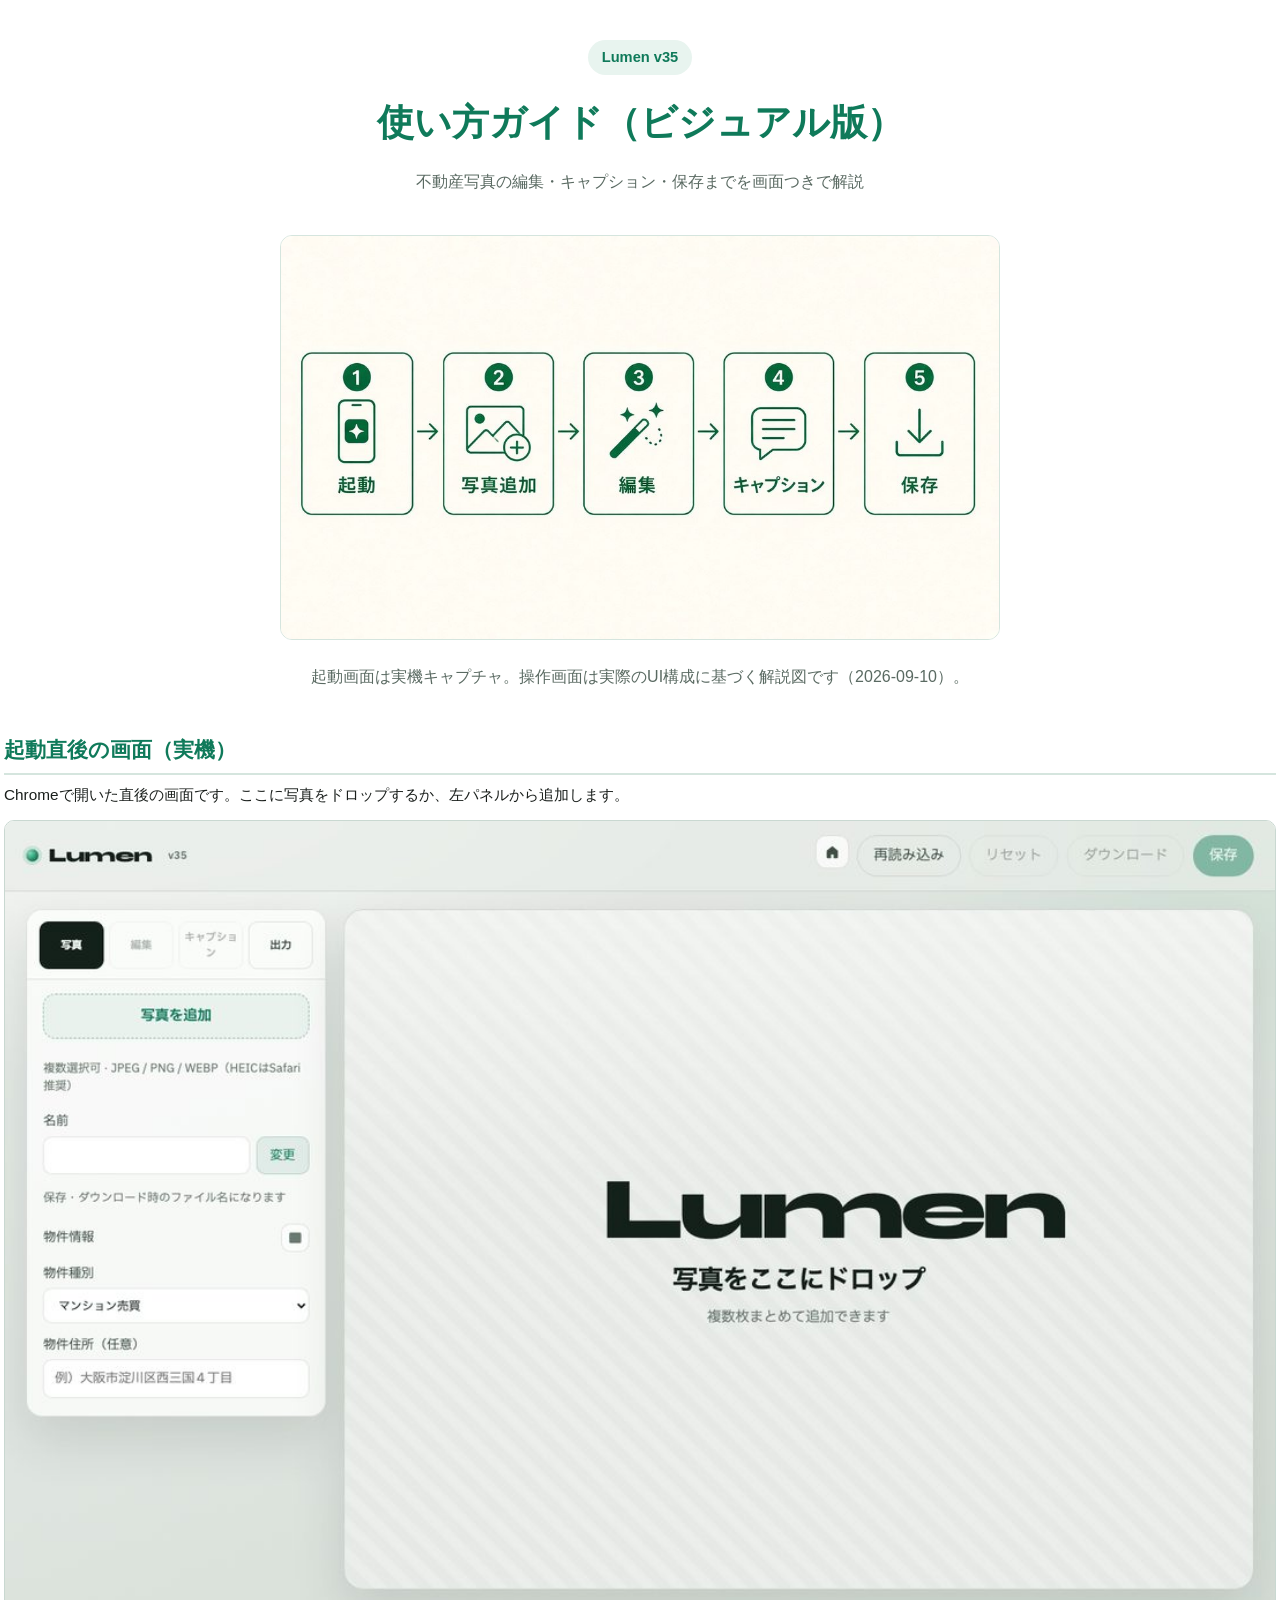
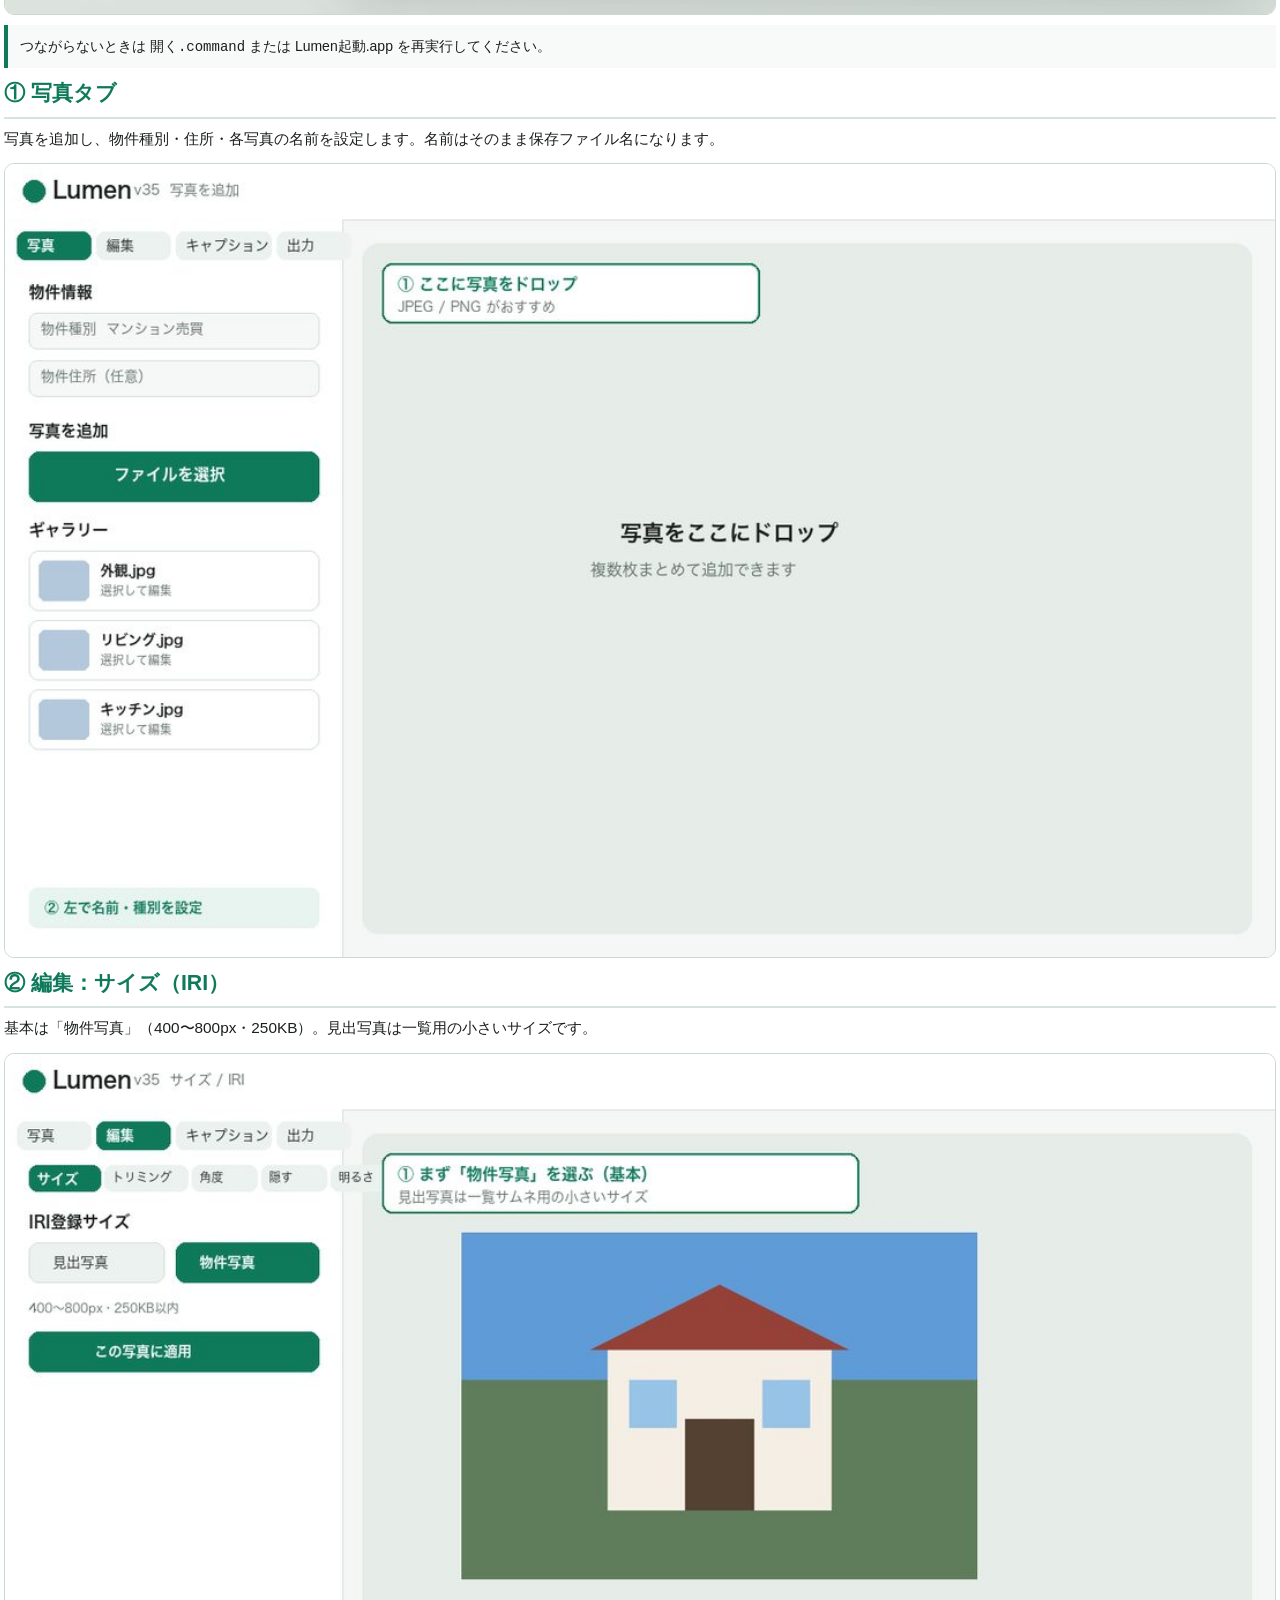
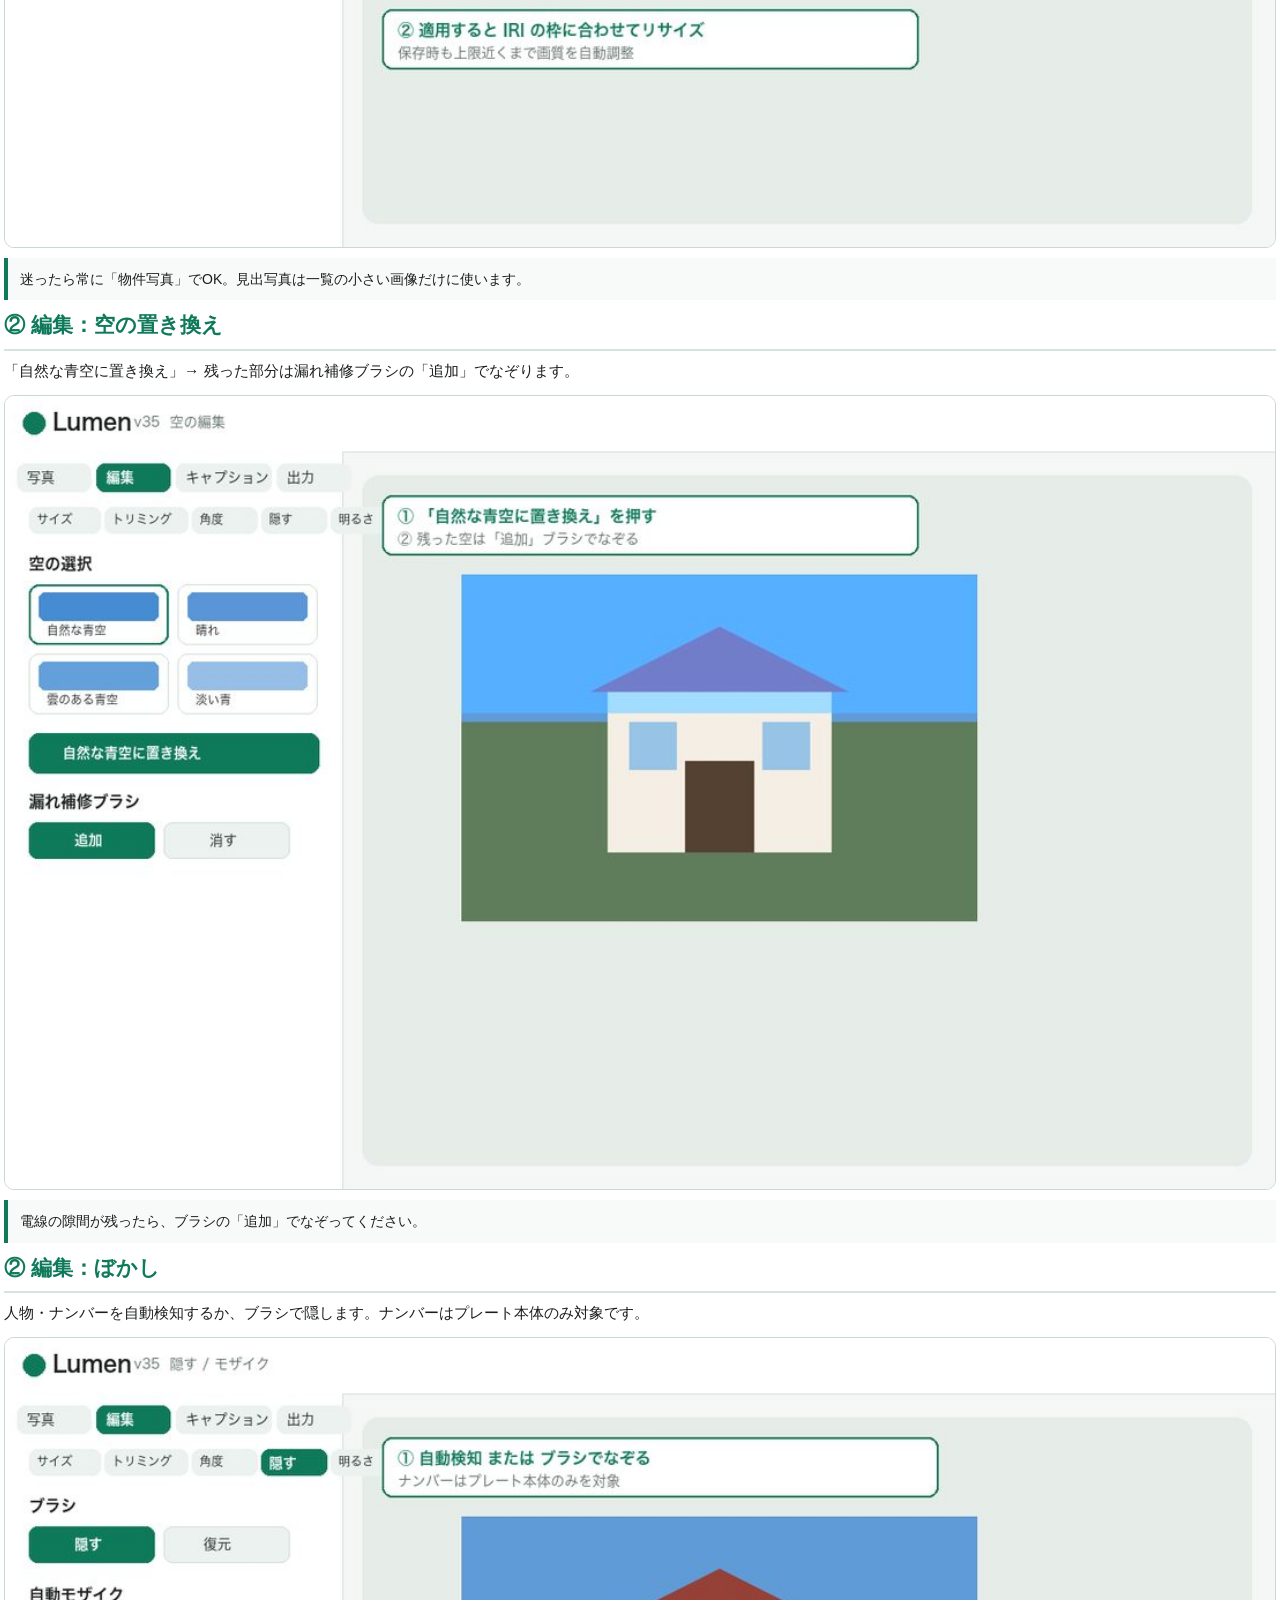
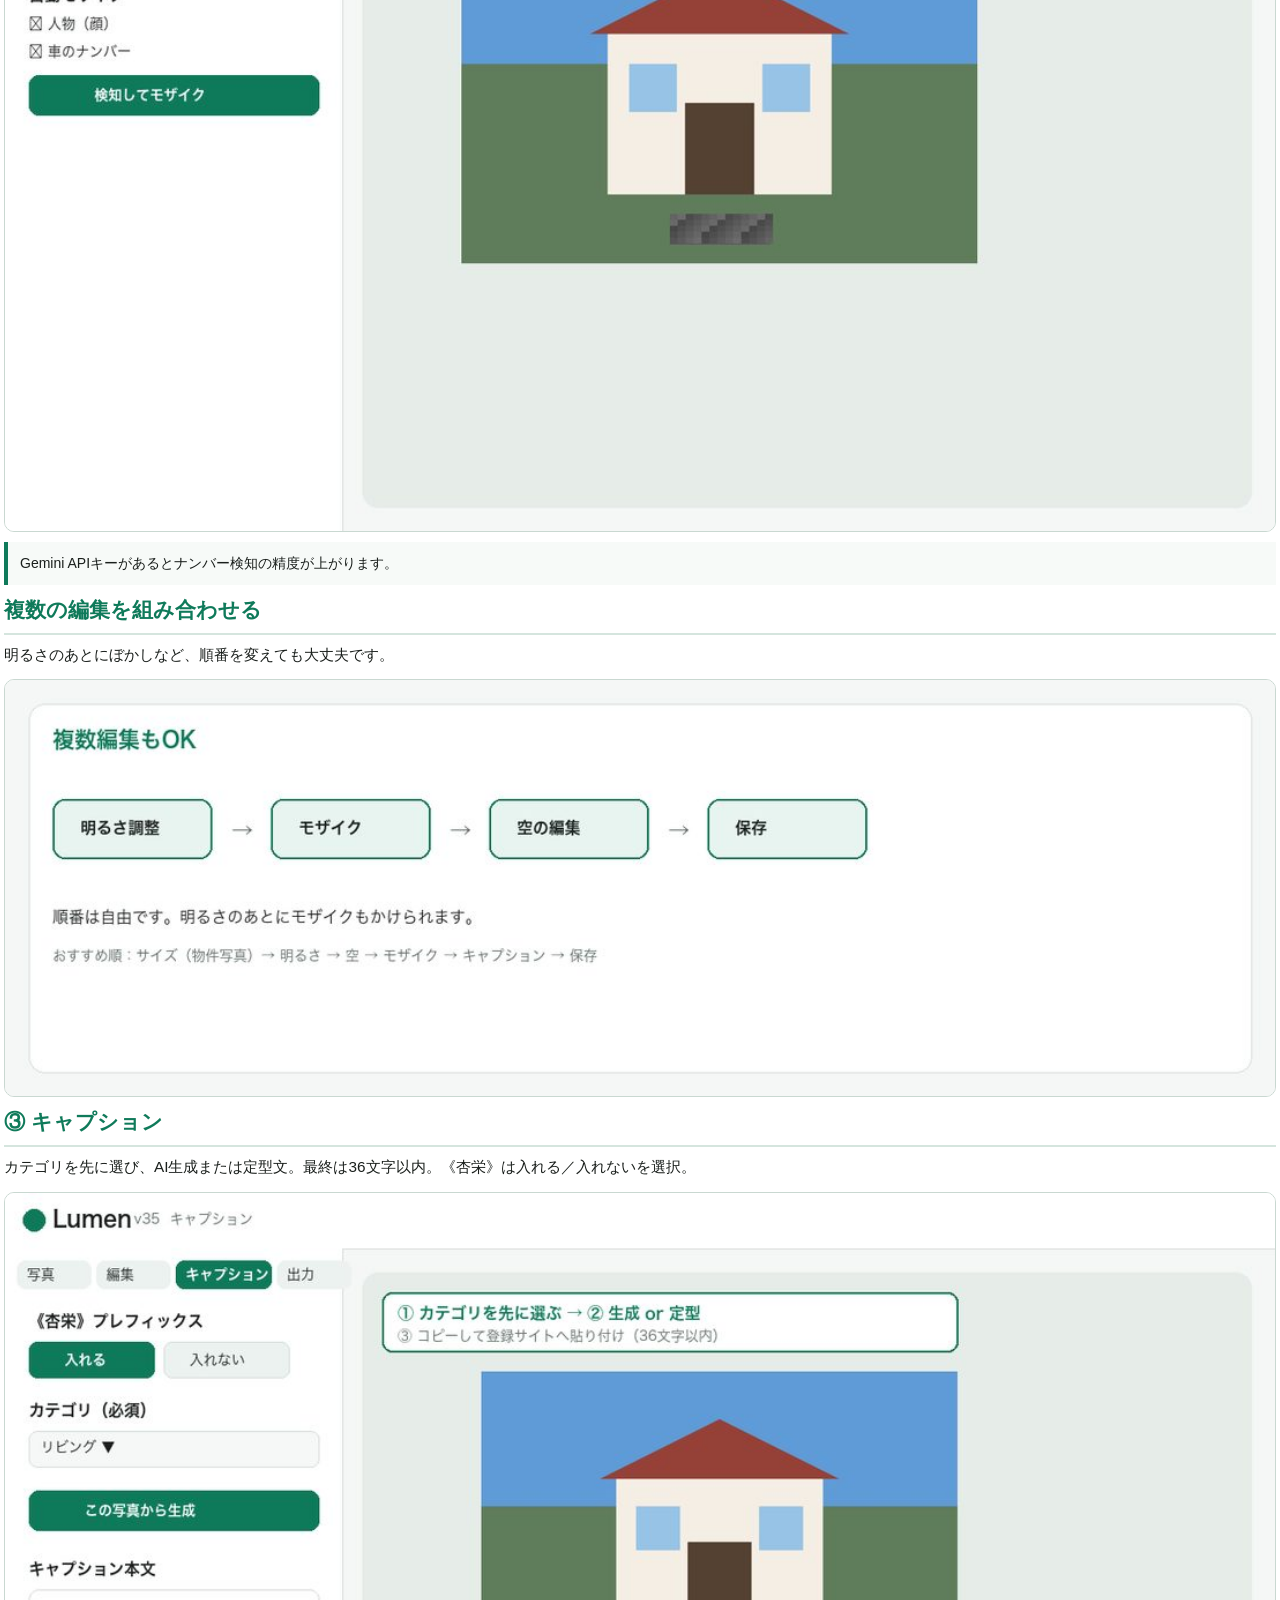
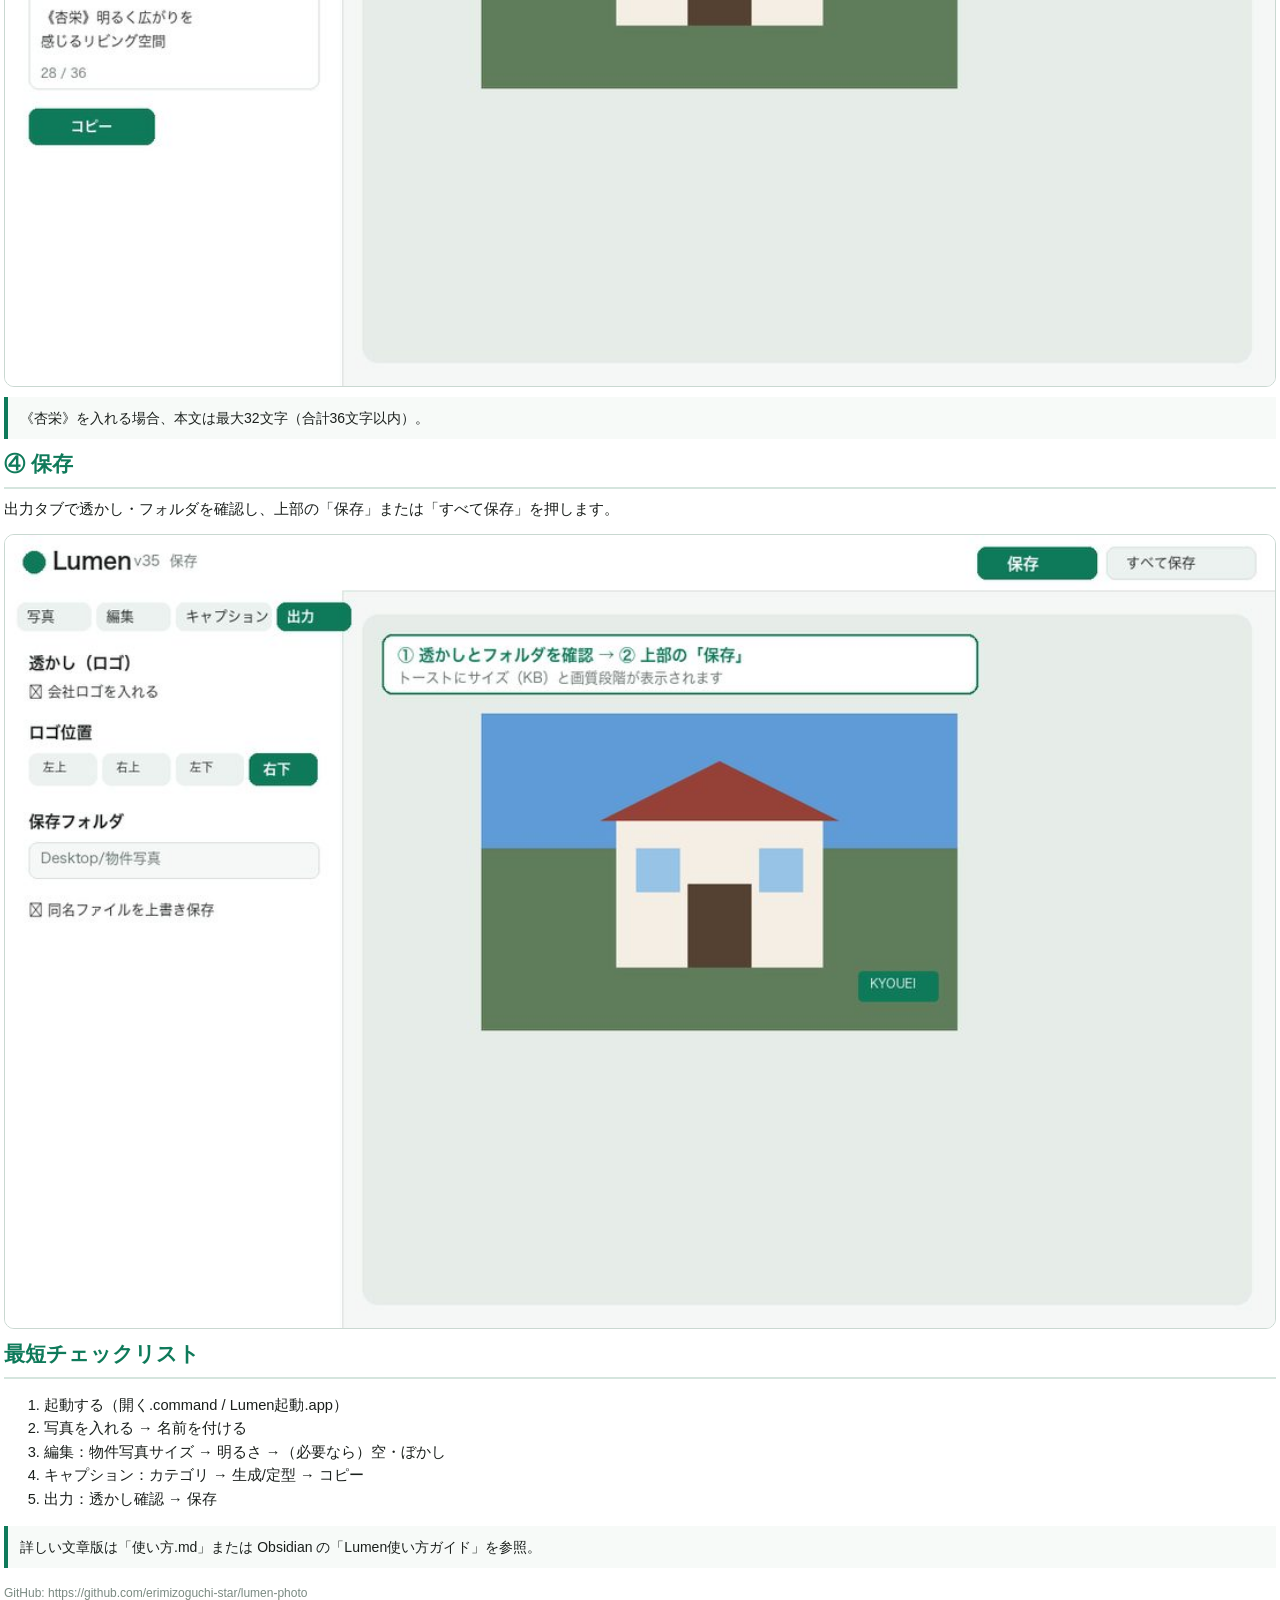
<file: Lumen使い方ガイド-ビジュアル.html>
<!DOCTYPE html>
<html lang="ja">
<head>
<meta charset="UTF-8" />
<title>Lumen 使い方ガイド（ビジュアル版）</title>
<style>
  @page { size: A4; margin: 14mm 12mm; }
  * { box-sizing: border-box; }
  body {
    font-family: "Hiragino Sans", "Hiragino Kaku Gothic ProN", "Noto Sans JP", sans-serif;
    color: #1a1f1c;
    font-size: 11pt;
    line-height: 1.6;
    margin: 0;
  }
  .cover {
    page-break-after: always;
    padding: 40px 20px 20px;
    text-align: center;
  }
  .cover h1 {
    font-size: 28pt;
    margin: 0 0 12px;
    color: #0f7a5a;
  }
  .cover p { color: #5a6a62; font-size: 12pt; }
  .badge {
    display: inline-block;
    background: #e8f4ef;
    color: #0f7a5a;
    padding: 6px 14px;
    border-radius: 999px;
    font-weight: 700;
    margin-bottom: 18px;
  }
  .cover img {
    width: 100%;
    max-width: 720px;
    border-radius: 12px;
    margin-top: 24px;
    border: 1px solid #d5e5de;
  }
  .section {
    page-break-after: always;
    padding: 8px 4px 0;
  }
  .section:last-child { page-break-after: auto; }
  h2 {
    font-size: 16pt;
    color: #0f7a5a;
    margin: 0 0 8px;
    border-bottom: 2px solid #d5e5de;
    padding-bottom: 6px;
  }
  .desc {
    margin: 0 0 12px;
    font-size: 11.5pt;
  }
  .shot {
    width: 100%;
    border: 1px solid #c9d8d1;
    border-radius: 10px;
    display: block;
  }
  .note {
    margin-top: 10px;
    padding: 10px 12px;
    background: #f7faf8;
    border-left: 4px solid #0f7a5a;
    font-size: 10.5pt;
  }
  .footer {
    margin-top: 16px;
    color: #7a8a82;
    font-size: 9pt;
  }
</style>
</head>
<body>
  <section class="cover">
    <div class="badge">Lumen v35</div>
    <h1>使い方ガイド（ビジュアル版）</h1>
    <p>不動産写真の編集・キャプション・保存までを画面つきで解説</p>
    <img src="docs/guide-assets/00-flow.jpg" alt="全体の流れ" />
    <p class="footer">起動画面は実機キャプチャ。操作画面は実際のUI構成に基づく解説図です（2026-09-10）。</p>
  </section>

  <section class="section">
    <h2>起動直後の画面（実機）</h2>
    <p class="desc">Chromeで開いた直後の画面です。ここに写真をドロップするか、左パネルから追加します。</p>
    <img class="shot" src="docs/guide-assets/01-home.jpg" alt="起動直後の画面（実機）" />
    <div class="note">つながらないときは <code>開く.command</code> または Lumen起動.app を再実行してください。</div>
  </section>

  <section class="section">
    <h2>① 写真タブ</h2>
    <p class="desc">写真を追加し、物件種別・住所・各写真の名前を設定します。名前はそのまま保存ファイル名になります。</p>
    <img class="shot" src="docs/guide-assets/02-photos.jpg" alt="① 写真タブ" />
    
  </section>

  <section class="section">
    <h2>② 編集：サイズ（IRI）</h2>
    <p class="desc">基本は「物件写真」（400〜800px・250KB）。見出写真は一覧用の小さいサイズです。</p>
    <img class="shot" src="docs/guide-assets/03-edit-size.jpg" alt="② 編集：サイズ（IRI）" />
    <div class="note">迷ったら常に「物件写真」でOK。見出写真は一覧の小さい画像だけに使います。</div>
  </section>

  <section class="section">
    <h2>② 編集：空の置き換え</h2>
    <p class="desc">「自然な青空に置き換え」→ 残った部分は漏れ補修ブラシの「追加」でなぞります。</p>
    <img class="shot" src="docs/guide-assets/04-edit-sky.jpg" alt="② 編集：空の置き換え" />
    <div class="note">電線の隙間が残ったら、ブラシの「追加」でなぞってください。</div>
  </section>

  <section class="section">
    <h2>② 編集：ぼかし</h2>
    <p class="desc">人物・ナンバーを自動検知するか、ブラシで隠します。ナンバーはプレート本体のみ対象です。</p>
    <img class="shot" src="docs/guide-assets/05-edit-mosaic.jpg" alt="② 編集：ぼかし" />
    <div class="note">Gemini APIキーがあるとナンバー検知の精度が上がります。</div>
  </section>

  <section class="section">
    <h2>複数の編集を組み合わせる</h2>
    <p class="desc">明るさのあとにぼかしなど、順番を変えても大丈夫です。</p>
    <img class="shot" src="docs/guide-assets/08-multi-edit.jpg" alt="複数の編集を組み合わせる" />
    
  </section>

  <section class="section">
    <h2>③ キャプション</h2>
    <p class="desc">カテゴリを先に選び、AI生成または定型文。最終は36文字以内。《杏栄》は入れる／入れないを選択。</p>
    <img class="shot" src="docs/guide-assets/06-caption.jpg" alt="③ キャプション" />
    <div class="note">《杏栄》を入れる場合、本文は最大32文字（合計36文字以内）。</div>
  </section>

  <section class="section">
    <h2>④ 保存</h2>
    <p class="desc">出力タブで透かし・フォルダを確認し、上部の「保存」または「すべて保存」を押します。</p>
    <img class="shot" src="docs/guide-assets/07-output.jpg" alt="④ 保存" />
    
  </section>

  <section class="section">
    <h2>最短チェックリスト</h2>
    <ol>
      <li>起動する（開く.command / Lumen起動.app）</li>
      <li>写真を入れる → 名前を付ける</li>
      <li>編集：物件写真サイズ → 明るさ →（必要なら）空・ぼかし</li>
      <li>キャプション：カテゴリ → 生成/定型 → コピー</li>
      <li>出力：透かし確認 → 保存</li>
    </ol>
    <div class="note">詳しい文章版は「使い方.md」または Obsidian の「Lumen使い方ガイド」を参照。</div>
    <p class="footer">GitHub: https://github.com/erimizoguchi-star/lumen-photo</p>
  </section>
</body>
</html>
</file>
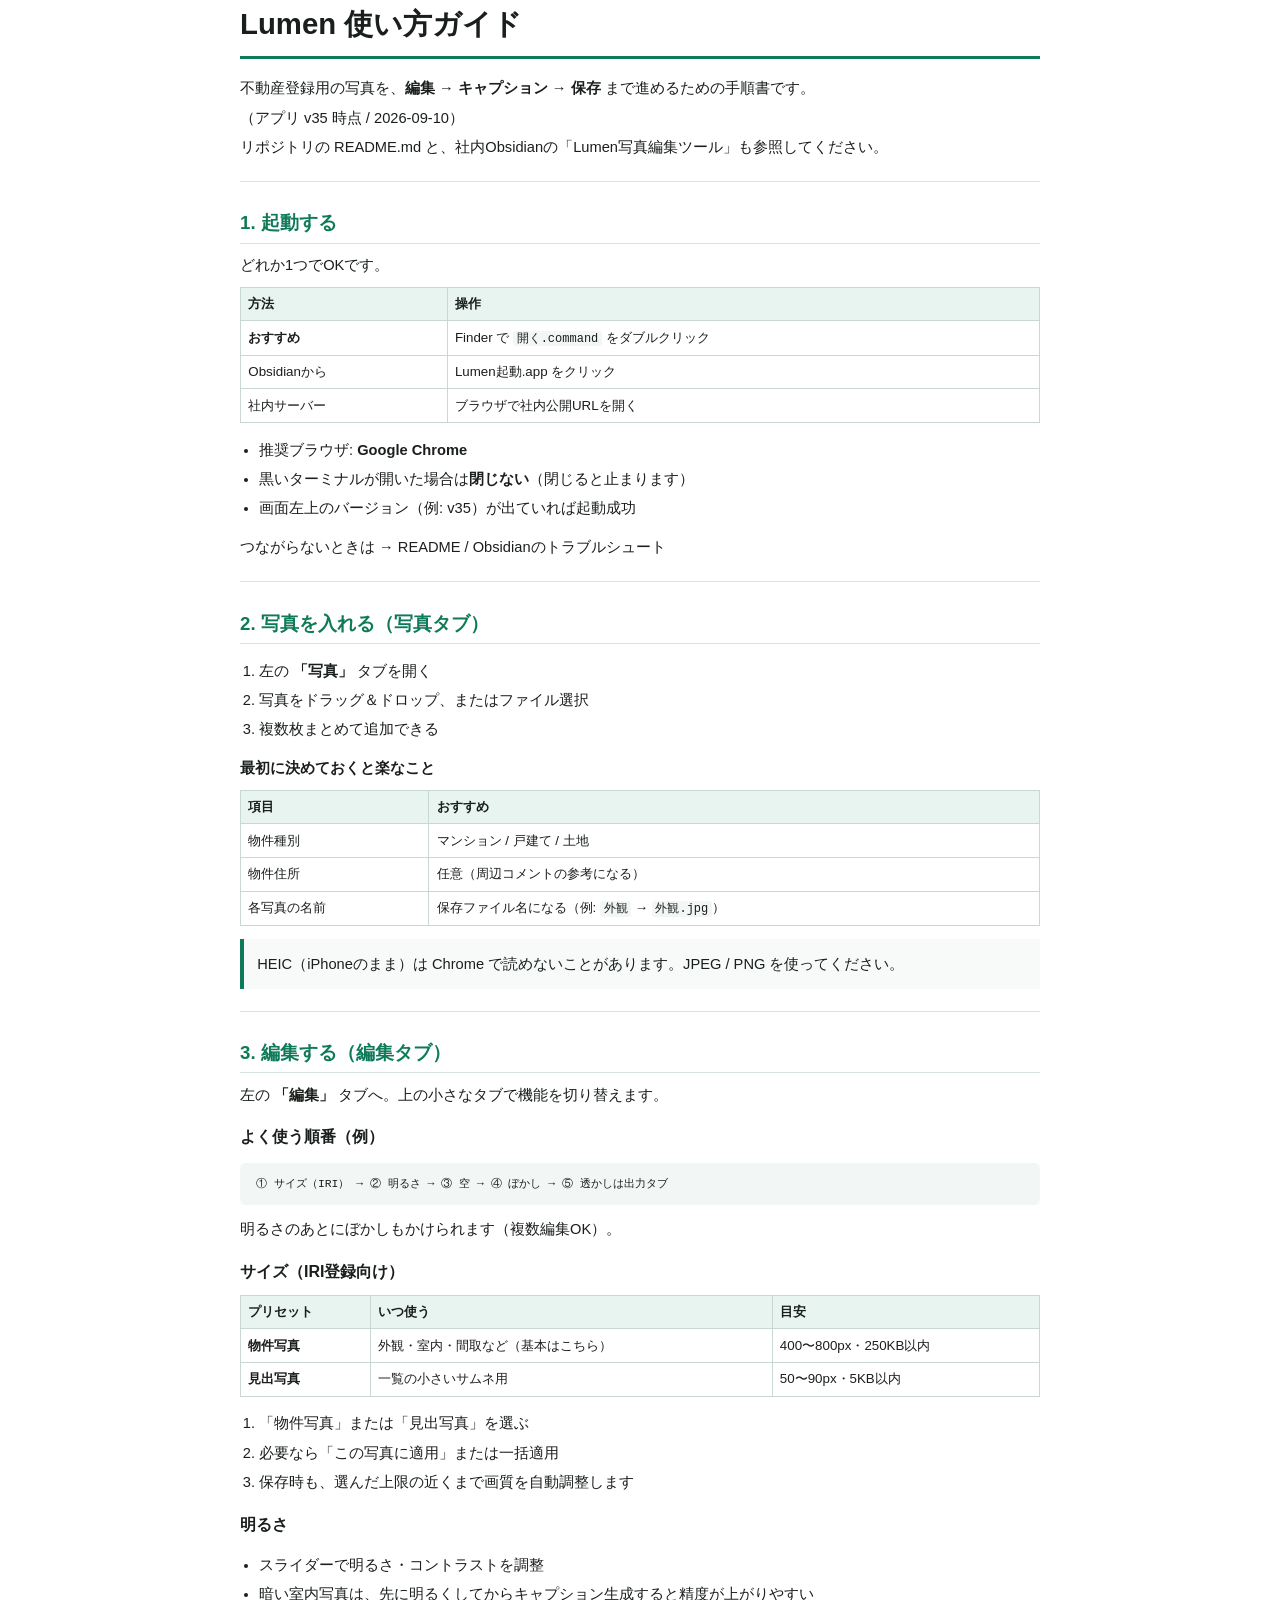
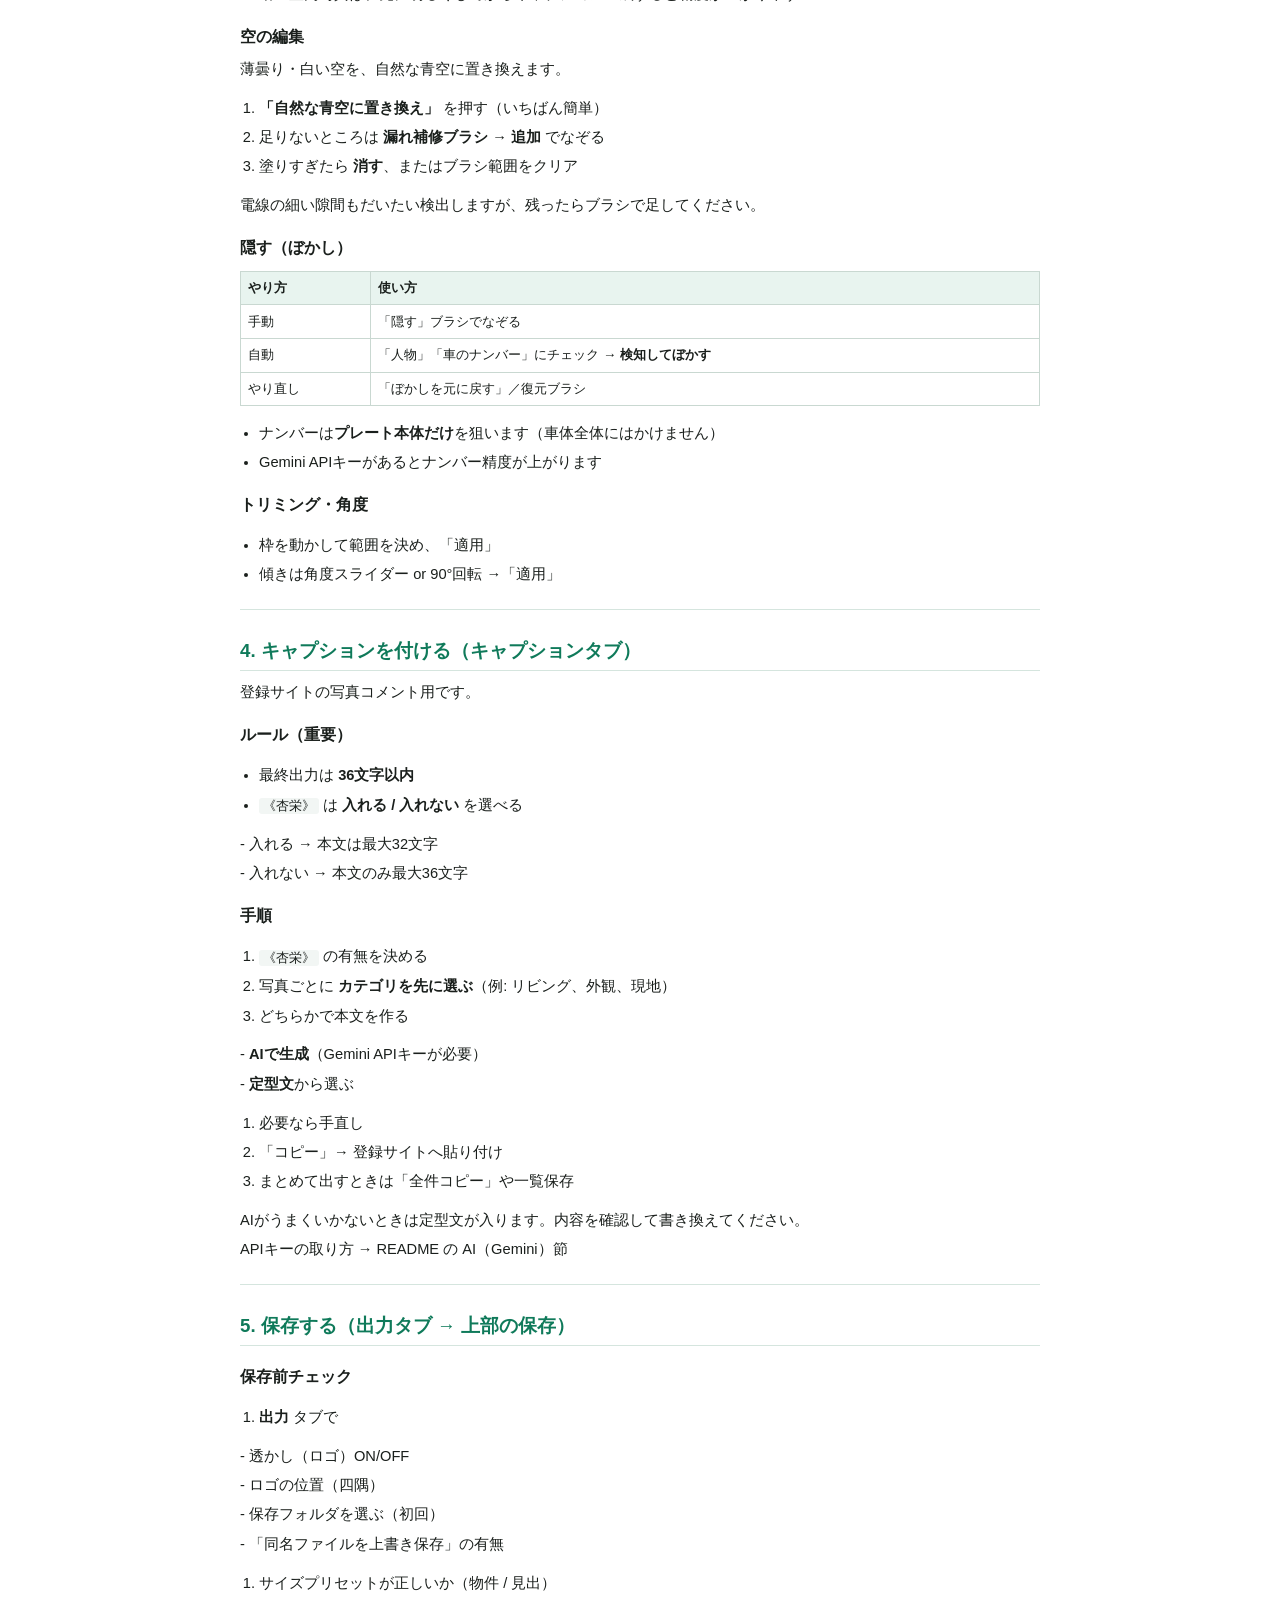
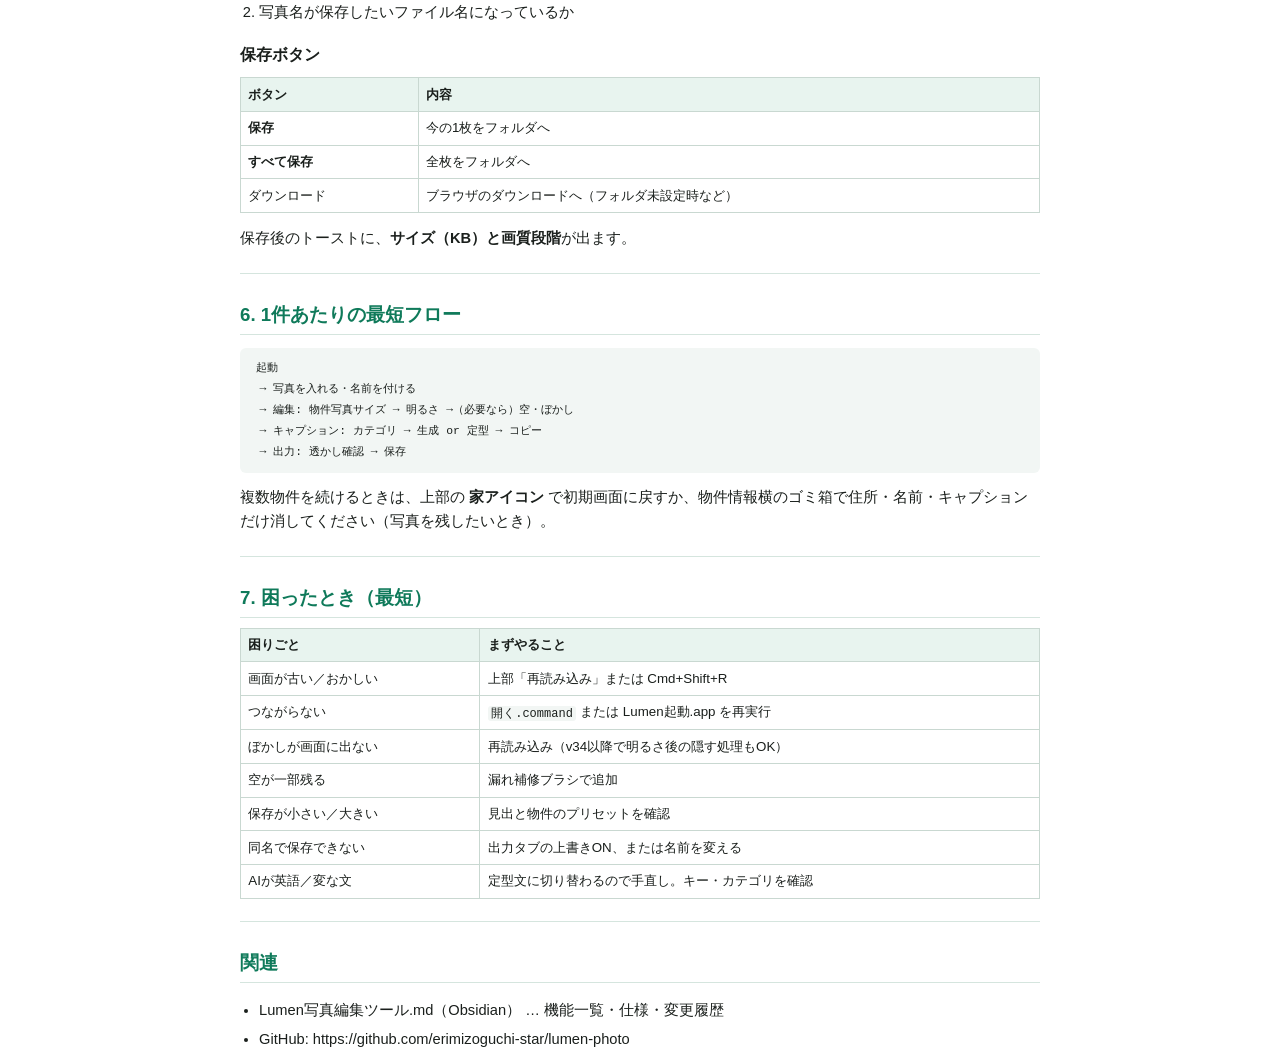
<file: Lumen使い方ガイド.html>
<!DOCTYPE html>
<html lang="ja">
<head>
<meta charset="UTF-8" />
<title>Lumen 使い方ガイド</title>
<style>
  @page { size: A4; margin: 18mm 16mm; }
  body {
    font-family: "Hiragino Sans", "Hiragino Kaku Gothic ProN", "Noto Sans JP", sans-serif;
    font-size: 11pt;
    line-height: 1.65;
    color: #1a1f1c;
    max-width: 800px;
    margin: 0 auto;
  }
  h1 { font-size: 22pt; margin: 0 0 0.6em; border-bottom: 3px solid #0f7a5a; padding-bottom: 0.25em; }
  h2 { font-size: 14pt; margin: 1.4em 0 0.5em; color: #0f7a5a; border-bottom: 1px solid #d5e5de; padding-bottom: 0.2em; }
  h3 { font-size: 12pt; margin: 1.1em 0 0.4em; }
  p, li { margin: 0.35em 0; }
  ul, ol { padding-left: 1.3em; }
  table { width: 100%; border-collapse: collapse; margin: 0.7em 0 1em; font-size: 10pt; }
  th, td { border: 1px solid #c9d8d1; padding: 0.4em 0.55em; vertical-align: top; }
  th { background: #e8f4ef; text-align: left; }
  code { font-family: ui-monospace, Menlo, monospace; font-size: 0.9em; background: #f2f6f4; padding: 0.05em 0.3em; border-radius: 3px; }
  pre { background: #f2f6f4; padding: 0.8em 1em; border-radius: 6px; overflow-wrap: anywhere; white-space: pre-wrap; font-size: 9.5pt; }
  blockquote { margin: 0.8em 0; padding: 0.5em 0.9em; background: #f7faf8; border-left: 4px solid #0f7a5a; }
  hr { border: none; border-top: 1px solid #d5e5de; margin: 1.5em 0; }
  a { color: #0f7a5a; }
</style>
</head>
<body>
<h1>Lumen 使い方ガイド</h1><p>不動産登録用の写真を、<strong>編集 → キャプション → 保存</strong> まで進めるための手順書です。  </p><p>（アプリ v35 時点 / 2026-09-10）</p><p>リポジトリの README.md と、社内Obsidianの「Lumen写真編集ツール」も参照してください。</p><hr><h2>1. 起動する</h2><p>どれか1つでOKです。</p><table><tr><th>方法</th><th>操作</th></tr><tr><td><strong>おすすめ</strong></td><td>Finder で <code>開く.command</code> をダブルクリック</td></tr><tr><td>Obsidianから</td><td>Lumen起動.app をクリック</td></tr><tr><td>社内サーバー</td><td>ブラウザで社内公開URLを開く</td></tr></table><ul><li>推奨ブラウザ: <strong>Google Chrome</strong></li><li>黒いターミナルが開いた場合は<strong>閉じない</strong>（閉じると止まります）</li><li>画面左上のバージョン（例: v35）が出ていれば起動成功</li></ul><p>つながらないときは → README / Obsidianのトラブルシュート</p><hr><h2>2. 写真を入れる（写真タブ）</h2><ol><li>左の <strong>「写真」</strong> タブを開く  </li><li>写真をドラッグ＆ドロップ、またはファイル選択  </li><li>複数枚まとめて追加できる  </li></ol><p><strong>最初に決めておくと楽なこと</strong></p><table><tr><th>項目</th><th>おすすめ</th></tr><tr><td>物件種別</td><td>マンション / 戸建て / 土地</td></tr><tr><td>物件住所</td><td>任意（周辺コメントの参考になる）</td></tr><tr><td>各写真の名前</td><td>保存ファイル名になる（例: <code>外観</code> → <code>外観.jpg</code>）</td></tr></table><blockquote><p>HEIC（iPhoneのまま）は Chrome で読めないことがあります。JPEG / PNG を使ってください。</p></blockquote><hr><h2>3. 編集する（編集タブ）</h2><p>左の <strong>「編集」</strong> タブへ。上の小さなタブで機能を切り替えます。</p><h3>よく使う順番（例）</h3><pre><code>① サイズ（IRI） → ② 明るさ → ③ 空 → ④ ぼかし → ⑤ 透かしは出力タブ
</code></pre><p>明るさのあとにぼかしもかけられます（複数編集OK）。</p><h3>サイズ（IRI登録向け）</h3><table><tr><th>プリセット</th><th>いつ使う</th><th>目安</th></tr><tr><td><strong>物件写真</strong></td><td>外観・室内・間取など（基本はこちら）</td><td>400〜800px・250KB以内</td></tr><tr><td><strong>見出写真</strong></td><td>一覧の小さいサムネ用</td><td>50〜90px・5KB以内</td></tr></table><ol><li>「物件写真」または「見出写真」を選ぶ  </li><li>必要なら「この写真に適用」または一括適用  </li><li>保存時も、選んだ上限の近くまで画質を自動調整します  </li></ol><h3>明るさ</h3><ul><li>スライダーで明るさ・コントラストを調整  </li><li>暗い室内写真は、先に明るくしてからキャプション生成すると精度が上がりやすい  </li></ul><h3>空の編集</h3><p>薄曇り・白い空を、自然な青空に置き換えます。</p><ol><li><strong>「自然な青空に置き換え」</strong> を押す（いちばん簡単）  </li><li>足りないところは <strong>漏れ補修ブラシ → 追加</strong> でなぞる  </li><li>塗りすぎたら <strong>消す</strong>、またはブラシ範囲をクリア  </li></ol><p>電線の細い隙間もだいたい検出しますが、残ったらブラシで足してください。</p><h3>隠す（ぼかし）</h3><table><tr><th>やり方</th><th>使い方</th></tr><tr><td>手動</td><td>「隠す」ブラシでなぞる</td></tr><tr><td>自動</td><td>「人物」「車のナンバー」にチェック → <strong>検知してぼかす</strong></td></tr><tr><td>やり直し</td><td>「ぼかしを元に戻す」／復元ブラシ</td></tr></table><ul><li>ナンバーは<strong>プレート本体だけ</strong>を狙います（車体全体にはかけません）  </li><li>Gemini APIキーがあるとナンバー精度が上がります  </li></ul><h3>トリミング・角度</h3><ul><li>枠を動かして範囲を決め、「適用」  </li><li>傾きは角度スライダー or 90°回転 →「適用」  </li></ul><hr><h2>4. キャプションを付ける（キャプションタブ）</h2><p>登録サイトの写真コメント用です。</p><h3>ルール（重要）</h3><ul><li>最終出力は <strong>36文字以内</strong>  </li><li><code>《杏栄》</code> は <strong>入れる / 入れない</strong> を選べる  </li></ul><p>  - 入れる → 本文は最大32文字  </p><p>  - 入れない → 本文のみ最大36文字  </p><h3>手順</h3><ol><li><code>《杏栄》</code> の有無を決める  </li><li>写真ごとに <strong>カテゴリを先に選ぶ</strong>（例: リビング、外観、現地）  </li><li>どちらかで本文を作る  </li></ol><p>   - <strong>AIで生成</strong>（Gemini APIキーが必要）  </p><p>   - <strong>定型文</strong>から選ぶ  </p><ol><li>必要なら手直し  </li><li>「コピー」→ 登録サイトへ貼り付け  </li><li>まとめて出すときは「全件コピー」や一覧保存  </li></ol><p>AIがうまくいかないときは定型文が入ります。内容を確認して書き換えてください。</p><p>APIキーの取り方 → README の AI（Gemini）節</p><hr><h2>5. 保存する（出力タブ → 上部の保存）</h2><h3>保存前チェック</h3><ol><li><strong>出力</strong> タブで  </li></ol><p>   - 透かし（ロゴ）ON/OFF  </p><p>   - ロゴの位置（四隅）  </p><p>   - 保存フォルダを選ぶ（初回）  </p><p>   - 「同名ファイルを上書き保存」の有無  </p><ol><li>サイズプリセットが正しいか（物件 / 見出）  </li><li>写真名が保存したいファイル名になっているか  </li></ol><h3>保存ボタン</h3><table><tr><th>ボタン</th><th>内容</th></tr><tr><td><strong>保存</strong></td><td>今の1枚をフォルダへ</td></tr><tr><td><strong>すべて保存</strong></td><td>全枚をフォルダへ</td></tr><tr><td>ダウンロード</td><td>ブラウザのダウンロードへ（フォルダ未設定時など）</td></tr></table><p>保存後のトーストに、<strong>サイズ（KB）と画質段階</strong>が出ます。</p><hr><h2>6. 1件あたりの最短フロー</h2><pre><code>起動
 → 写真を入れる・名前を付ける
 → 編集: 物件写真サイズ → 明るさ →（必要なら）空・ぼかし
 → キャプション: カテゴリ → 生成 or 定型 → コピー
 → 出力: 透かし確認 → 保存
</code></pre><p>複数物件を続けるときは、上部の <strong>家アイコン</strong> で初期画面に戻すか、物件情報横のゴミ箱で住所・名前・キャプションだけ消してください（写真を残したいとき）。</p><hr><h2>7. 困ったとき（最短）</h2><table><tr><th>困りごと</th><th>まずやること</th></tr><tr><td>画面が古い／おかしい</td><td>上部「再読み込み」または Cmd+Shift+R</td></tr><tr><td>つながらない</td><td><code>開く.command</code> または Lumen起動.app を再実行</td></tr><tr><td>ぼかしが画面に出ない</td><td>再読み込み（v34以降で明るさ後の隠す処理もOK）</td></tr><tr><td>空が一部残る</td><td>漏れ補修ブラシで追加</td></tr><tr><td>保存が小さい／大きい</td><td>見出と物件のプリセットを確認</td></tr><tr><td>同名で保存できない</td><td>出力タブの上書きON、または名前を変える</td></tr><tr><td>AIが英語／変な文</td><td>定型文に切り替わるので手直し。キー・カテゴリを確認</td></tr></table><hr><h2>関連</h2><ul><li>Lumen写真編集ツール.md（Obsidian） … 機能一覧・仕様・変更履歴</li><li>GitHub: https://github.com/erimizoguchi-star/lumen-photo</li></ul>
</body>
</html>
</file>
